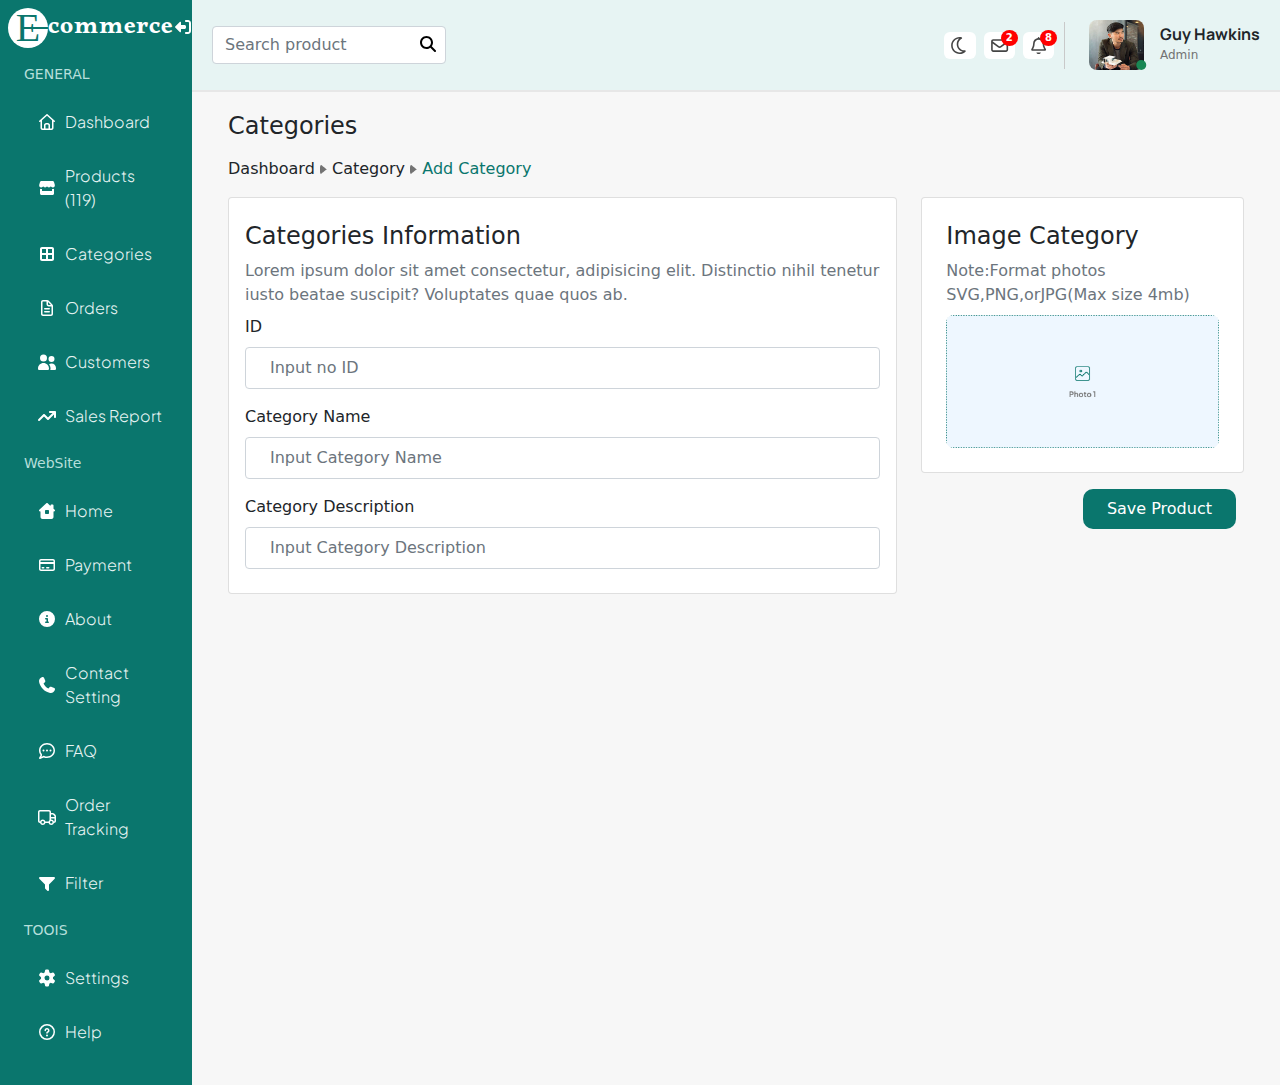
<file: categories/addCategories.html>
<!DOCTYPE html>
<html lang="en">
<head>
    <meta charset="UTF-8">
    <meta name="viewport" content="width=device-width, initial-scale=1.0">
    <title>Addcategories</title>
    <!-- هاد ملف بوتستراب -->
    <link rel="stylesheet" href="css/bootstrap.min.css">
    <link rel="stylesheet" href="css/all.min.css">
    <!-- هاد ملف التصميم -->
    <link rel="stylesheet" href="css/add.css">
    <!--هاد ملف الايقونات للفونت اوسوم-->
    <link rel="stylesheet" href="css/fontawesome.min.css">
    <!-- الخطوط المستخدمة في التصميم -->
    <link href="https://fonts.googleapis.com/css2?family=Ruwudu&display=swap" rel="stylesheet">
    <link rel="preconnect" href="https://fonts.googleapis.com">
<link rel="preconnect" href="https://fonts.gstatic.com" crossorigin>
<link href="https://fonts.googleapis.com/css2?family=Plus+Jakarta+Sans:wght@200;300;400;500;600;700;800&display=swap" rel="stylesheet">
<link rel="preconnect" href="https://fonts.googleapis.com">
<link rel="preconnect" href="https://fonts.gstatic.com" crossorigin>
<link href="https://fonts.googleapis.com/css2?family=Manrope:wght@200;300;400;500;600;700;800&display=swap" rel="stylesheet">
</head>
<body>
<div class="d-flex start">
        <!-- aside start -->
        <aside id="sidebar" class="px-2 py-2">
            <div class="d-flex justify-content-between align-items-center w-100">
                <div class="logo-container d-flex align-items-center">
                    <div class="logo">E</div>
                    <h2 class="m-0 ">commerce</h2>
                </div>
                <a href=""><i class="fa-solid fa-right-from-bracket text-white"></i></a>
            </div>
            <div class="w-100 p-2">
                <p class="m-2">GENERAL</p>
                <ul class="list-unstyled ps-2 m-2">
                    <li class="d-flex align-items-center gap-2"><a href=""><i class="fa-regular fa-house"></i></a><span
                            class="fw-light">Dashboard</span></li>
                    <li class="d-flex align-items-center gap-2"><a href=""><i class="fa-solid fa-store"></i>
                        </a><span class="fw-light">Products (119)</span></li>
                    <li class="d-flex align-items-center gap-2"><a href=""><i class="fa-solid fa-table-cells-large"></i>
                        </a><span class="fw-light">Categories</span></li>
                    <li class="d-flex align-items-center gap-2"><a href=""><i class="fa-regular fa-file-lines"></i>
                        </a><span class="fw-light">Orders</span></li>
                    <li class="d-flex align-items-center gap-2"><a href=""><i class="fa-solid fa-user-group"></i>
                        </a><span class="fw-light">Customers</span></li>
                    <li class="d-flex align-items-center gap-2"><a href=""><i class="fa-solid fa-arrow-trend-up"></i>
                        </a><span class="fw-light">Sales Report</span></li>
                </ul>
                <p class="m-2">WebSite</p>
                <ul class="list-unstyled ps-2 m-2">
                    <li class="d-flex align-items-center gap-2"><a href=""><i
                                class="fa-solid fa-house-chimney-window"></i></a><span class="fw-light">Home</span></li>
                    <li class="d-flex align-items-center gap-2"><a href=""><i class="fa-regular fa-credit-card"></i>
                        </a><span class="fw-light">Payment</span></li>
                    <li class="d-flex align-items-center gap-2"><a href=""><i class="fa-solid fa-circle-info"></i>
                        </a><span class="fw-light">About</span></li>
                    <li class="d-flex align-items-center gap-2"><a href=""><i class="fa-solid fa-phone"></i>
                        </a><span class="fw-light">Contact Setting</span></li>
                    <li class="d-flex align-items-center gap-2"><a href=""><i class="fa-regular fa-comment-dots"></i>
                        </a><span class="fw-light">FAQ </span></li>
                    <li class="d-flex align-items-center gap-2"><a href=""><i class="fa-regular fa-truck"></i>
                        </a><span class="fw-light">Order Tracking</span></li>
                    <li class="d-flex align-items-center gap-2"><a href=""><i class="fa-solid fa-filter"></i>
                        </a><span class="fw-light">Filter</span></li>

                </ul>
                <p class="m-2">TOOIS</p>
                <ul class="list-unstyled ps-2 m-2">
                    <li class="d-flex align-items-center gap-2"><a href=""><i class="fa-solid fa-gear"></i></a><span
                            class="fw-light">Settings</span></li>
                    <li class="d-flex align-items-center gap-2"><a href=""><i class="fa-regular fa-circle-question"></i>
                        </a><span class="fw-light">Help</span></li>
                </ul>
            </div>
        </aside>

        <!-- asaide end -->
        <!-- main start -->
        <main id="dashboard">
            <header class="d-flex justify-content-between align-items-center">
                <form class="position-relative" role="search">
                    <input class="form-control me-2" type="search" placeholder="Search product" aria-label="Search">
                    <a href="" class="text-black"><i class="fa-solid fa-magnifying-glass position-absolute search icon3 "></i></a>
                </form>
                <div class="d-flex gap-4 align-items-center">
                    <div class="icons d-flex gap-2">
                    <a href="#"><i class="fa-regular fa-moon"onclick="document.body.classList.toggle('dark')"></i></a>
                        <a href=""><i class="fa-regular fa-envelope"></i><span class="badge text-white">2</span></a>
                        <a href=""><i class="fa-regular fa-bell"></i><span class="badge text-white">8</span></a>

                    </div>
                    <div class="profile-card d-flex align-items-center gap-3">
                        <div class="position-relative "><img src="pic/frame.png"
                                width="55px" height="50px" alt="">
                            <i class="fa-solid fa-circle fa-beat text-success position-absolute"></i>
                        </div>
                        <div>
                            <p class="text-black">Guy Hawkins</p>
                            <span>Admin</span>
                        </div>

                    </div>
                </div>

            </header>

<!--  Start  Add Categories -->
    <!-- <div class="Add "> -->
<div class="container">
<div class="content px-4 pt-3">
        <h4 class="mt-3 mb-3">Categories</h4>
        <div class="d-flex">
            <span>Dashboard <img src="icons/play.png"> Category <img src="icons/play.png"><span class="AddCat"> Add Category</span></span>
        </div>

<div class="row">
    <div class="col-lg-8 col-md-6">
    <div class="card mt-3 px-3 py-4">
        <h4 class="mb-2">Categories Information</h4>
        <p class="text-muted mb-2">Lorem ipsum dolor sit amet consectetur, adipisicing elit. Distinctio nihil tenetur iusto beatae suscipit? Voluptates quae quos ab.</p>
    <div class="form">
        <div class="">
        <label class="mb-2">ID</label>
        <input class="form-control py-2 px-4"type="text" placeholder="Input no ID">
        </div>
        <div class="mt-3">
        <label class="mb-2">Category Name</label>
        <input class="form-control py-2 px-4"type="text" placeholder="Input Category Name">
        </div>
        <div class="mt-3">
        <label class="mb-2">Category Description</label>
        <input class="form-control py-2 px-4"type="text" placeholder="Input Category Description">
        </div>

    </div>

    </div>
</div>


<div class="col-lg-4  col-md-6 position-relative">
    <div class="card mt-3 px-4 py-4">
        <h4 class="mb-2"> Image Category</h4>
    <p class="text-muted mb-2"><span>Note:</span>Format photos SVG,PNG,orJPG(Max size 4mb)</p>
    <img src="pic/List photo.png">
    </div>
    <button class="SaveProduct py-2 px-4 border-0 mt-3 fixed-btn" id="saveBtn">Save Product</button>
</div>

</div>
</div>

</div>
</div>
    <!-- end Add Categories -->
        </main>
</div>

<!-- modal to save Product -->
<div class="modal fade" id="successModal" tabindex="-1" aria-hidden="true">
<div class="modal-dialog modal-dialog-centered">
    <div class="modal-content border-0 shadow-lg rounded-4">

    <div class="modal-body text-center p-4">
        <div class="mb-3 text-muted">
        <i class="fa fa-check-circle fs-1"></i>
        </div>

        <h5 class="mb-2 text-muted">Save Product</h5>
        <p class="text-muted mb-4">The product has been saved successfully.</p>

        <button class="yes px-4 py-2" data-bs-dismiss="modal">
        Ok
        </button>
    </div>

    </div>
</div>
</div>

<script src="js/bootstrap.bundle.min.js"></script>
    <script src="js/all.min.js"></script>
        <script src="js/custome1.js"></script>

</body>
</html>
</file>
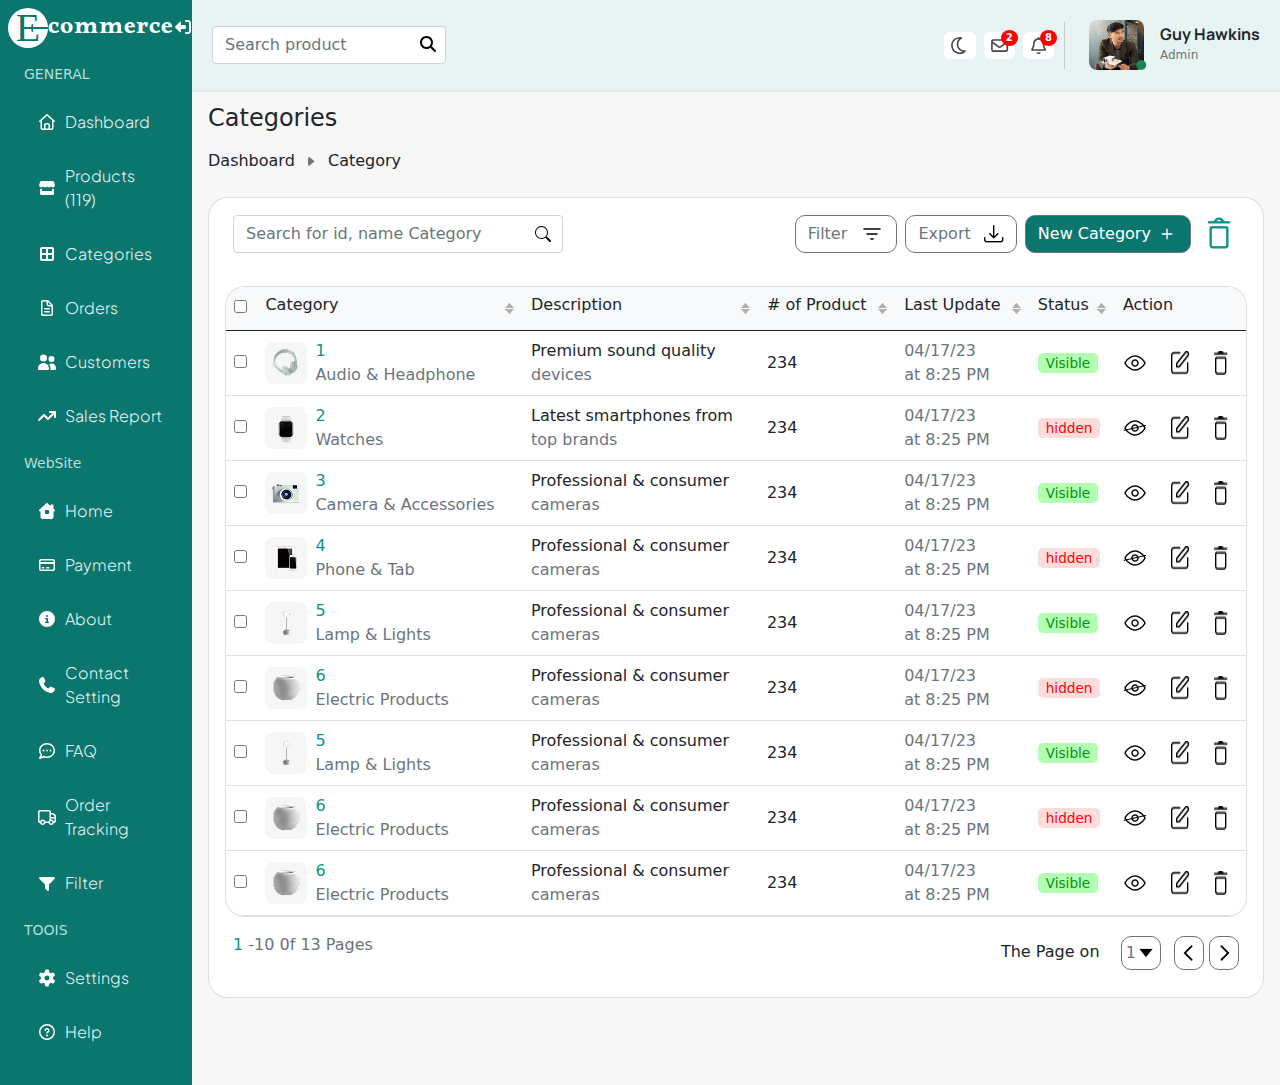
<file: categories/CategoriesPage.html>
<!DOCTYPE html>
<html lang="en">
<head>
    <meta charset="UTF-8">
    <meta name="viewport" content="width=device-width, initial-scale=1.0">
    <title> E-commerce Categories List</title>
    <!-- هاد ملف بوتستراب -->
    <link rel="stylesheet" href="css/bootstrap.min.css">
    <link rel="stylesheet" href="css/all.min.css">
    <!-- هاد ملف التصميم -->
    <link rel="stylesheet" href="css/style.css">
    <!--هاد ملف الايقونات للفونت اوسوم-->
    <link rel="stylesheet" href="css/fontawesome.min.css">
    <!-- الخطوط المستخدمة في التصميم -->
    <link href="https://fonts.googleapis.com/css2?family=Ruwudu&display=swap" rel="stylesheet">
    <link rel="preconnect" href="https://fonts.googleapis.com">
<link rel="preconnect" href="https://fonts.gstatic.com" crossorigin>
<link href="https://fonts.googleapis.com/css2?family=Plus+Jakarta+Sans:wght@200;300;400;500;600;700;800&display=swap" rel="stylesheet">
<link rel="preconnect" href="https://fonts.googleapis.com">
<link rel="preconnect" href="https://fonts.gstatic.com" crossorigin>
<link href="https://fonts.googleapis.com/css2?family=Manrope:wght@200;300;400;500;600;700;800&display=swap" rel="stylesheet">

</head>
<body>

<div class="d-flex start ">
        <!-- aside start -->
        <aside id="sidebar" class="px-2 py-2">
            <div class="d-flex justify-content-between align-items-center w-100">
                <div class="logo-container d-flex align-items-center">
                    <div class="logo">E</div>
                    <h2 class="m-0 ">commerce</h2>
                </div>
                <a href=""><i class="fa-solid fa-right-from-bracket text-white"></i></a>
            </div>
            <div class="w-100 p-2 ">
                <p class="m-2 ">GENERAL</p>
                <ul class="list-unstyled ps-2 m-2">
                    <li class="d-flex align-items-center gap-2"><a href=""><i class="fa-regular fa-house"></i></a><span
                            class="fw-light">Dashboard</span></li>
                    <li class="d-flex align-items-center gap-2"><a href=""><i class="fa-solid fa-store"></i>
                        </a><span class="fw-light">Products (119)</span></li>
                    <li class="d-flex align-items-center gap-2"><a href=""><i class="fa-solid fa-table-cells-large"></i>
                        </a><span class="fw-light">Categories</span></li>
                    <li class="d-flex align-items-center gap-2"><a href=""><i class="fa-regular fa-file-lines"></i>
                        </a><span class="fw-light">Orders</span></li>
                    <li class="d-flex align-items-center gap-2"><a href=""><i class="fa-solid fa-user-group"></i>
                        </a><span class="fw-light">Customers</span></li>
                    <li class="d-flex align-items-center gap-2"><a href=""><i class="fa-solid fa-arrow-trend-up"></i>
                        </a><span class="fw-light">Sales Report</span></li>
                </ul>
                <p class="m-2">WebSite</p>
                <ul class="list-unstyled ps-2 m-2">
                    <li class="d-flex align-items-center gap-2"><a href=""><i
                                class="fa-solid fa-house-chimney-window"></i></a><span class="fw-light">Home</span></li>
                    <li class="d-flex align-items-center gap-2"><a href=""><i class="fa-regular fa-credit-card"></i>
                        </a><span class="fw-light">Payment</span></li>
                    <li class="d-flex align-items-center gap-2"><a href=""><i class="fa-solid fa-circle-info"></i>
                        </a><span class="fw-light">About</span></li>
                    <li class="d-flex align-items-center gap-2"><a href=""><i class="fa-solid fa-phone"></i>
                        </a><span class="fw-light">Contact Setting</span></li>
                    <li class="d-flex align-items-center gap-2"><a href=""><i class="fa-regular fa-comment-dots"></i>
                        </a><span class="fw-light">FAQ </span></li>
                    <li class="d-flex align-items-center gap-2"><a href=""><i class="fa-regular fa-truck"></i>
                        </a><span class="fw-light">Order Tracking</span></li>
                    <li class="d-flex align-items-center gap-2"><a href=""><i class="fa-solid fa-filter"></i>
                        </a><span class="fw-light">Filter</span></li>

                </ul>
                <p class="m-2">TOOIS</p>
                <ul class="list-unstyled ps-2 m-2">
                    <li class="d-flex align-items-center gap-2"><a href=""><i class="fa-solid fa-gear"></i></a><span
                            class="fw-light">Settings</span></li>
                    <li class="d-flex align-items-center gap-2"><a href=""><i class="fa-regular fa-circle-question"></i>
                        </a><span class="fw-light">Help</span></li>
                </ul>
            </div>
        </aside>

        <!-- asaide end -->
        <!-- main start -->
        <main id="dashboard">
            <header class="d-flex justify-content-between align-items-center">
                <form class="position-relative" role="search">
                    <input class="form-control me-2" type="search" placeholder="Search product" aria-label="Search">
                    <a href="" class="text-black"><i class="fa-solid fa-magnifying-glass position-absolute search icon3"></i></a>
                </form>
                <div class="d-flex gap-4 align-items-center">
                    <div class="icons d-flex gap-2">
            <a href="#"><i class="fa-regular fa-moon"onclick="document.body.classList.toggle('dark')"></i></a>
                        <a href=""><i class="fa-regular fa-envelope"></i><span class="badge text-white">2</span></a>
                        <a href=""><i class="fa-regular fa-bell"></i><span class="badge text-white">8</span></a>

                    </div>
                    <div class="profile-card d-flex align-items-center gap-3">
                        <div class="position-relative "><img src="pic/frame.png"
                                width="55px" height="50px" alt="">
                            <i class="fa-solid fa-circle fa-beat text-success position-absolute"></i>
                        </div>
                        <div>
                            <p class="text-black">Guy Hawkins</p>
                            <span>Admin</span>
                        </div>

                    </div>
                </div>

            </header>



            <!--  start Categories -->
                <div class="card-header  ">
                    <div class=" d-flex  justify-content-between align-items-center ">
                    <h4 class="mb-2 mt-3">Categories</h4>
            </div>
                <div class="d-flex mt-2">
            <span>Dashboard <img src="icons/play.png" class="me-2 ms-2"> Category </span>
        </div>

                    <div class="card mt-4 pb-4 px-2">
                <div class="card-body">
                    <div class="mb-3 d-flex flex-column flex-lg-row gap-3 justify-content-between align-items-lg-center">
<!-- Search -->
<div class="position-relative search-box me-lg-3">
    <input 
    type="text" class="form-control  new2" placeholder="Search for id, name Category">
    <a href="#" class="nav-link  search-icon1">
<img src="icons/search.svg" class="icon3 search" alt="">
</a>
</div>

<!-- Buttons -->
<div class="d-flex flex-wrap flex-lg-nowrap gap-2 align-items-center">

    <button class="btn btn-outline-secondary new1">
    Filter <img src="icons/filter-list.png" class="ms-2 icon3">
    </button>

    <button class="btn btn-outline-secondary new1">
    Export <img src="icons/Export.png" class="ms-2 icon3">
    </button>

    <button type="button" class="btn new btn btn-outline-secondary" id="testBtn">
    New Category <a href="#" class="nav-link1">
<img src="icons/plus.svg" class="icon" alt="">
</a>
    </button>

    <img 
    src="icons/delete-1.png"role="button" data-bs-toggle="modal" data-bs-target="#deleteModal">
</div>

</div>

                </div>


<!-- Tabel -->
                    <div class="card  mx-2 pt-0  ">
                    <div class="table-responsive">
                        <table class="table table-hover align-middle mb-0">
                            <thead>
                                <tr class="bg-light">

                                    <th scope="col"><input type="checkbox">
                                    </th>
                                    <th scope="col">
                                        <div class="d-flex align-items-center justify-content-between">
                                        <h6> Category</h6>
                                        <img src="icons/_sorter.svg" >
                                        </div>
                                    </th>

                                    <th scope="col">
                                        <div class="d-flex align-items-center justify-content-between">
                                        <h6>Description</h6>
                                        <img src="icons/_sorter.svg" >
                                        </div>
                                    </th>
                                
                                <th scope="col">
                                        <div class="d-flex align-items-center justify-content-between">
                                        <h6># of Product</h6>
                                        <img src="icons/_sorter.svg" >
                                        </div>
                                    </th>
                                
                                    <th scope="col">
                                        <div class="d-flex align-items-center justify-content-between">
                                        <h6>Last Update</h6>
                                        <img src="icons/_sorter.svg" >
                                        </div>
                                    </th>
                                    
                                    <th scope="col">
                                        <div class="d-flex align-items-center justify-content-between">
                                        <h6>Status</h6>
                                        <img src="icons/_sorter.svg" >
                                        </div>
                                    </th>
                                                    
                                    <th scope="col">
                                        <h6>Action</h6>
                                    </th>
                                </tr>
                            </thead>
                            <tbody>
                                <tr>
                                    <td><input type="checkbox"></td>
                                <td>

                                        <div class="d-flex align-items-center gap-2">

                                        <img src="pic/Photo product.png">
                                    <div>                      
                                        <span class="d-block number">1</span>
                                        <span class="d-block text-muted"> Audio & Headphone</span>
                                        </div>
                                </div>  

                                    </td>
                                <td>
                    <span class="d-block">Premium sound quality</span>
                    <span class="d-block text-muted">devices</span>
                    </td>
                                    <td>234</td>
                                    <td>
                                        <div class=" text-muted">
                                            <span class="d-block">04/17/23</span>
                                            <span class="d-block">at 8:25 PM</span>
                                        </div>

                                        </td>
                                    <td><span class="status-visible">Visible</span></td>
                                    <td class="table-actions">
                                        <div class="d-flex gap-4">
                                    <img src="icons/eye-open.png" class="icon3">
                                        <img src="icons/text.png" class="icon3">
                                        <img src="icons/delete.png" class="icon3">
                                    </div>

                                    </td>
                                </tr>
                                <tr>
                                    <td><input type="checkbox"></td>
                                    <td>

                                        <div class="d-flex align-items-center gap-2">

                                        <img src="pic/Photo product (1).png">
                                    <div>                      
                                        <span class="d-block number">2</span>
                                        <span class="d-block text-muted"> Watches</span>
                                        </div>
                                </div>  

                                    </td>
                                <td>
                    <span class="d-block">Latest smartphones from</span>
                    <span class="d-block text-muted">top brands</span>
                    </td>
                    <td>234</td>
                    <td>
                                <div class=" text-muted">
                                            <span class="d-block">04/17/23</span>
                                            <span class="d-block">at 8:25 PM</span>
                                        </div>
                    </td>
                                    <td><span class="status-hidden">hidden</span></td>
                                    <td class="table-actions">
                                        <div class="d-flex gap-4">
                                        <img src="icons/eye-open (1).png" class="icon3">
                                        <img src="icons/text.png" class="icon3">
                                        <img src="icons/delete.png" class="icon3">
                                        </div>
                                    </td>
                                </tr>
                                <tr>
                                    <td><input type="checkbox"></td>
                                    <td>

                                        <div class="d-flex align-items-center gap-2">

                                        <img src="pic/Photo product (2).png">
                                    <div>                      
                                        <span class="d-block number">3</span>
                                        <span class="d-block text-muted">Camera & Accessories</span>
                                        </div>
                                </div>  

                                    </td>
                                <td>
                    <span class="d-block">Professional & consumer </span>
                    <span class="d-block text-muted">cameras</span>
                    </td>
                                    <td>234</td>
                                    <td>
                                <div class=" text-muted">
                                            <span class="d-block">04/17/23</span>
                                            <span class="d-block">at 8:25 PM</span>
                                        </div>
                                        </td>
                                    <td><span class="status-visible">Visible</span></td>
                                    <td class="table-actions">
                                        <div class="d-flex gap-4">
                                        <img src="icons/eye-open.png" class="icon3">
                                        <img src="icons/text.png" class="icon3">
                                        <img src="icons/delete.png" class="icon3">
                                        </div>
                                    </td>
                                </tr>
                                <tr>
                                    <td><input type="checkbox"></td>
                                    <td>

                                        <div class="d-flex align-items-center gap-2">

                                        <img src="pic/Photo product (3).png">
                                    <div>                      
                                        <span class="d-block number">4</span>
                                        <span class="d-block text-muted">Phone & Tab</span>
                                        </div>
                                </div>  

                                    </td>
                                <td>
                    <span class="d-block">Professional & consumer</span>
                    <span class="d-block text-muted">cameras</span>
                    </td>
                                    <td>234</td>
                                    <td>
                                    <div class=" text-muted">
                                            <span class="d-block">04/17/23</span>
                                            <span class="d-block">at 8:25 PM</span>
                                        </div>
                                    </td>
                                    <td><span class="status-hidden">hidden</span></td>
                                    <td class="table-actions">
                                        <div class="d-flex gap-4">
                                    <img src="icons/eye-open (1).png" class="icon3">
                                        <img src="icons/text.png" class="icon3">
                                        <img src="icons/delete.png" class="icon3">
                                        </div>
                                    </td>
                                </tr>
                                <tr>
                                    <td><input type="checkbox"></td>
                                <td>

                                        <div class="d-flex align-items-center gap-2">

                                        <img src="pic/Photo product (6).png">
                                    <div>                      
                                        <span class="d-block number">5</span>
                                        <span class="d-block text-muted"> Lamp & Lights</span>
                                        </div>
                                </div>  

                                    </td>
                                <td>
                    <span class="d-block">Professional & consumer</span>
                    <span class="d-block text-muted">cameras</span>
                    </td>
                                    <td>234</td>
                                    <td>
                                    <div class=" text-muted">
                                            <span class="d-block">04/17/23</span>
                                            <span class="d-block">at 8:25 PM</span>
                                        </div>
                                    </td>
                                    <td><span class="status-visible">Visible</span></td>
                                    <td class="table-actions">
                                        <div class="d-flex gap-4">
                                        <img src="icons/eye-open.png" class="icon3">
                                        <img src="icons/text.png" class="icon3">
                                        <img src="icons/delete.png" class="icon3">
                                        </div>
                                    </td>
                                </tr>
                                <tr>
                                    <td><input type="checkbox"></td>
                                <td>

                                        <div class="d-flex align-items-center gap-2">

                                        <img src="pic/Photo product (8).png">
                                    <div>                      
                                        <span class="d-block number">6</span>
                                        <span class="d-block text-muted">Electric Products</span>
                                        </div>
                                </div>  

                                    </td>
                                <td>
                    <span class="d-block">Professional & consumer</span>
                    <span class="d-block text-muted">cameras</span>
                    </td>
                                    <td>234</td>
                                    <td>
                                        <div class=" text-muted">
                                            <span class="d-block">04/17/23</span>
                                            <span class="d-block">at 8:25 PM</span>
                                        </div>
                                        
                                    </td>
                                    <td><span class="status-hidden">hidden</span></td>
                                    <td class="table-actions">
                                        <div class="d-flex gap-4">
                                        <img src="icons/eye-open (1).png" class="icon3">
                                        <img src="icons/text.png" class="icon3">
                                        <img src="icons/delete.png" class="icon3">
                                        </div>
                                    </td>
                                </tr>
                                <tr>
                                    <td><input type="checkbox"></td>
                                <td>

                                        <div class="d-flex align-items-center gap-2">

                                        <img src="pic/Photo product (6).png">
                                    <div>                      
                                        <span class="d-block number">5</span>
                                        <span class="d-block text-muted">Lamp & Lights</span>
                                        </div>
                                </div>  

                                    </td>
                                <td>
                    <span class="d-block">Professional & consumer</span>
                    <span class="d-block text-muted">cameras</span>
                    </td>
                                    <td>234</td>
                                    <td>
                                        <div class=" text-muted">
                                            <span class="d-block">04/17/23</span>
                                            <span class="d-block">at 8:25 PM</span>
                                        </div>
                                    </td>
                                    <td><span class="status-visible">Visible</span></td>
                                    <td class="table-actions">
                                        <div class="d-flex gap-4">
                                        <img src="icons/eye-open.png" class="icon3">
                                        <img src="icons/text.png" class="icon3">
                                        <img src="icons/delete.png" class="icon3">
                                        </div>
                                    </td>
                                </tr>
                                <tr>
                                    <td><input type="checkbox"></td>
                                <td>

                                        <div class="d-flex align-items-center gap-2">

                                        <img src="pic/Photo product (8).png" >
                                    <div>                      
                                        <span class="d-block number">6</span>
                                        <span class="d-block text-muted">Electric Products</span>
                                        </div>
                                </div>  

                                    </td>
                                <td>
                    <span class="d-block">Professional & consumer</span>
                    <span class="d-block text-muted">cameras</span>
                    </td>
                                    <td>234</td>
                                    <td> <div class=" text-muted">
                                            <span class="d-block">04/17/23</span>
                                            <span class="d-block">at 8:25 PM</span>
                                        </div></td>
                                    <td><span class="status-hidden">hidden</span></td>
                                    <td class="table-actions">
                                        <div class="d-flex gap-4">
                                        <img src="icons/eye-open (1).png" class="icon3">
                                        <img src="icons/text.png" class="icon3">
                                        <img src="icons/delete.png" class="icon3">
                                        </div>
                                    </td>
                                </tr>
                            
                                <tr>
                                    <td><input type="checkbox"></td>
                                    <td>

                                        <div class="d-flex align-items-center gap-2">

                                        <img src="pic/Photo product (8).png">
                                    <div>                      
                                        <span class="d-block number">6</span>
                                        <span class="d-block text-muted">Electric Products</span>
                                        </div>
                                </div>  

                                    </td>
                                <td>
                        <span class="d-block">Professional & consumer</span>
                    <span class="d-block text-muted">cameras</span>
                    </td>
                                    <td>234</td>
                                    <td>
                                        <div class=" text-muted">
                                            <span class="d-block">04/17/23</span>
                                            <span class="d-block">at 8:25 PM</span>
                                        </div>
                                    </td>
                                    <td><span class="status-visible">Visible</span></td>
                                    <td class="table-actions">
                                        <div class="d-flex gap-4">
                                        <img src="icons/eye-open.png" class="icon3">
                                        <img src="icons/text.png" class="icon3">
                                        <img src="icons/delete.png" class="icon3">
                                        </div>
                                    </td>
                                </tr>
                            </tbody>
                        </table>
<!-- end tabel -->
                    </div>
                </div>


                <div class="d-flex align-items-center justify-content-between g-10 px-3 mt-3">
                    <p class="text-muted"><span class="num"> 1 </span> -10 0f 13 Pages</p>

                        <div>
                    <span class="me-3">The Page on</span>
                    <button class="btn btn-outline-secondary  new1 p-1 me-2"> 1<img src="icons/arrow solid - Down.png" class="icon3"></button>
                        <button class="btn btn-outline-secondary  new1 p-1"><img src="icons/arrow-back-simple.png" class="icon3"></button>
                        <button class="btn btn-outline-secondary  new1 p-1"> <img src="icons/arrow-forward-simple.png" class="icon3"></button>
        
                        </div>
                    </div>
            </div>
                </div>
<!-- end Categories -->
    
        </main>
        <!-- end main -->
</div>




<!-- model when to click the delete -->
<div class="modal fade" id="deleteModal" tabindex="-1" aria-hidden="true">
<div class="modal-dialog modal-dialog-centered">
    <div class="modal-content rounded-4">

    <div class="modal-body text-center p-4">
        <img src="pic/delet.png">

    <p class="mt-4 text-muted">
        Are you sure you want to delete all Categories?
        </p>

        <div class="mt-4 mb-2">
        <button type="button" class="me-3 no px-4 py-2" data-bs-dismiss="modal">
            No
        </button>

        <button type="button" class="yes px-4 py-2" id="confirmDelete">
            Yes
        </button>
        </div>

    </div>
    </div>
</div>
</div>

<script src="js/bootstrap.bundle.min.js"></script>
    <script src="js/all.min.js"></script>
        <script src="js/custome.js"></script>


</body>
</html>
</file>
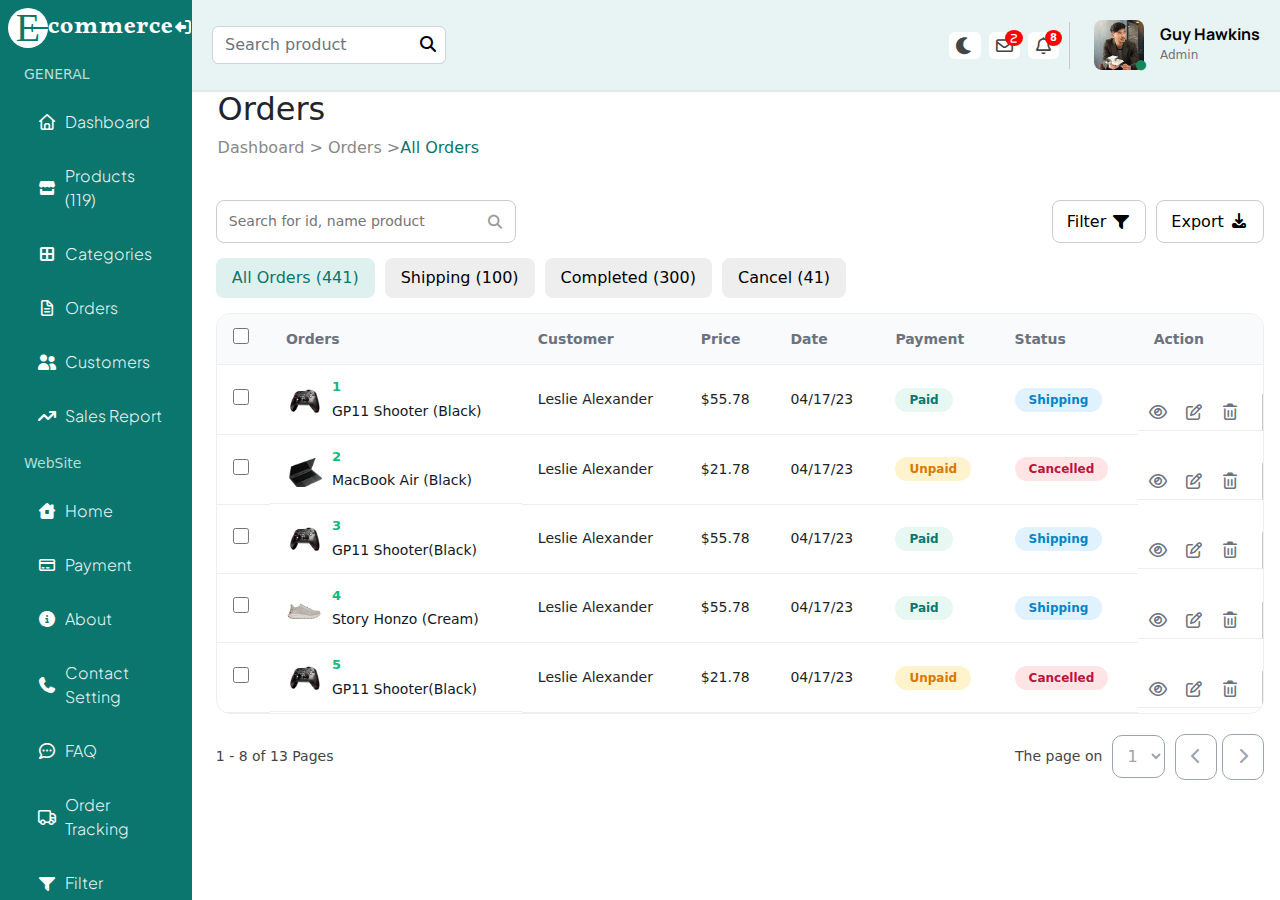
<file: order-list/list.html>
<!DOCTYPE html>
<html lang="en">
<head>
    <meta charset="UTF-8">
    <link rel="preconnect" href="https://fonts.googleapis.com">
    <link rel="preconnect" href="https://fonts.gstatic.com" crossorigin>
    <link href="https://fonts.googleapis.com/css2?family=Ruwudu:wght@400;500;600;700&display=swap" rel="stylesheet">
    <link rel="preconnect" href="https://fonts.googleapis.com">
    <link rel="preconnect" href="https://fonts.gstatic.com" crossorigin>
    <link href="https://fonts.googleapis.com/css2?family=Plus+Jakarta+Sans:ital,wght@0,200..800;1,200..800&display=swap"
     rel="stylesheet">
    <link rel="preconnect" href="https://fonts.googleapis.com">
    <link rel="preconnect" href="https://fonts.gstatic.com" crossorigin>
    <link href="https://fonts.googleapis.com/css2?family=Manrope:wght@200..800&display=swap" rel="stylesheet">
    <meta name="viewport" content="width=device-width, initial-scale=1.0">
    <link rel="stylesheet" href="css/bootstrap.min.css">
    <link rel="stylesheet" href="css/all.min.css">
    <link rel="stylesheet" href="css/style.css">
    <title>order-list</title>
</head>

<body>
    <div class="d-flex">
        <!-- aside start -->
        <aside id="sidebar" class="px-2 py-2">
            <div class="d-flex justify-content-between align-items-center w-100">
                <div class="logo-container d-flex align-items-center">
                    <div class="logo">E</div>
                    <h2 class="m-0">commerce</h2>
                </div>
                <a href=""><i class="fa-solid fa-right-from-bracket text-white"></i></a>
            </div>
            <div class="w-100 p-2">
                <p class="m-2">GENERAL</p>
                <ul class="list-unstyled ps-2 m-2">
                    <li class="d-flex align-items-center gap-2"><a href=""><i class="fa-regular fa-house"></i></a><span
                            class="fw-light">Dashboard</span></li>
                    <li class="d-flex align-items-center gap-2"><a href=""><i class="fa-solid fa-store"></i>
                        </a><span class="fw-light">Products (119)</span></li>
                    <li class="d-flex align-items-center gap-2"><a href=""><i class="fa-solid fa-table-cells-large"></i>
                        </a><span class="fw-light">Categories</span></li>
                    <li class="d-flex align-items-center gap-2"><a href=""><i class="fa-regular fa-file-lines"></i>
                        </a><span class="fw-light">Orders</span></li>
                    <li class="d-flex align-items-center gap-2"><a href=""><i class="fa-solid fa-user-group"></i>
                        </a><span class="fw-light">Customers</span></li>
                    <li class="d-flex align-items-center gap-2"><a href=""><i class="fa-solid fa-arrow-trend-up"></i>
                        </a><span class="fw-light">Sales Report</span></li>
                </ul>
                <p class="m-2">WebSite</p>
                <ul class="list-unstyled ps-2 m-2">
                    <li class="d-flex align-items-center gap-2"><a href=""><i
                                class="fa-solid fa-house-chimney-window"></i></a><span class="fw-light">Home</span></li>
                    <li class="d-flex align-items-center gap-2"><a href=""><i class="fa-regular fa-credit-card"></i>
                        </a><span class="fw-light">Payment</span></li>
                    <li class="d-flex align-items-center gap-2"><a href=""><i class="fa-solid fa-circle-info"></i>
                        </a><span class="fw-light">About</span></li>
                    <li class="d-flex align-items-center gap-2"><a href=""><i class="fa-solid fa-phone"></i>
                        </a><span class="fw-light">Contact Setting</span></li>
                    <li class="d-flex align-items-center gap-2"><a href=""><i class="fa-regular fa-comment-dots"></i>
                        </a><span class="fw-light">FAQ </span></li>
                    <li class="d-flex align-items-center gap-2"><a href=""><i class="fa-regular fa-truck"></i>
                        </a><span class="fw-light">Order Tracking</span></li>
                    <li class="d-flex align-items-center gap-2"><a href=""><i class="fa-solid fa-filter"></i>
                        </a><span class="fw-light">Filter</span></li>

                </ul>
                <p class="m-2">TOOIS</p>
                <ul class="list-unstyled ps-2 m-2">
                    <li class="d-flex align-items-center gap-2"><a href=""><i class="fa-solid fa-gear"></i></a><span
                            class="fw-light">Settings</span></li>
                    <li class="d-flex align-items-center gap-2"><a href=""><i class="fa-regular fa-circle-question"></i>
                        </a><span class="fw-light">Help</span></li>
                </ul>
            </div>
        </aside>

        <!-- asaide end -->
         <!-- main start -->
        <main id="dashboard">
            <header class="d-flex justify-content-between align-items-center">
                 <!-- Hamburger Button -->
                <button class="hamburger-btn " onclick="toggleSidebar()">
                    <i class="fa-solid fa-bars"></i>
               </button>
                <form class="position-relative" role="search">
                    <input class="form-control me-2" type="search" placeholder="Search product" aria-label="Search">
                    <a href="" class="text-black"><i class="fa-solid fa-magnifying-glass position-absolute  "></i></a>
                </form>
                <div class="d-flex gap-4 align-items-center">
                    <div class="icons d-flex gap-2">
                        <a href="#" id="darkModeToggle"><i class="fa-solid fa-moon" ></i></a>

                        <a href=""><i class="fa-regular fa-envelope"><span class="badge text-white">2</span></i></a>
                        <a href=""><i class="fa-regular fa-bell"></i><span class="badge text-white">8</span></a>

                    </div>
                    <div class="profile-card d-flex align-items-center gap-3">
                        <div class="position-relative "><img src="images/9ef8cb329b949267cc8214b6727067c4a13af4b4.png"
                                width="50px" height="50px" alt="">
                            <i class="fa-solid fa-circle fa-beat text-success position-absolute"></i>
                        </div>
                        <div>
                            <p class="text-black">Guy Hawkins</p>
                            <span>Admin</span>
                        </div>

                    </div>
                </div>

            </header>
           
              <div class="title">
                <h2>Orders</h2>
                <p class="breadcrumb">Dashboard > Orders > <span>All Orders</span></p>
            </div>
    <div class="container">

    

  <!-- Top Actions -->
<div class="top-bar">

    <div class="search-box">
        <input type="text" id="search" placeholder="Search for id, name product">
        <i class="fa-solid fa-magnifying-glass"></i>
    </div>

    <div class="actions">
        <button class="btn-outline">
            Filter <i class="fa-solid fa-filter"></i>
        </button>
        <button class="btn-outline">
            Export <i class="fa-solid fa-download"></i>
        </button>
    </div>

</div>


    <!-- Tabs -->
    <div class="tabs">
        <button class="tab active" data-status="all">All Orders (441)</button>
        <button class="tab" data-status="shipping">Shipping (100)</button>
        <button class="tab" data-status="completed">Completed (300)</button>
        <button class="tab" data-status="cancelled">Cancel (41)</button>
    </div>

    <!-- Table -->
    <div class="table-wrapper">
        <table>
            <thead>
                <tr>
                    <th><input type="checkbox"></th>
                    <th>Orders</th>
                    <th>Customer</th>
                    <th>Price</th>
                    <th>Date</th>
                    <th>Payment</th>
                    <th>Status</th>
                    <th>Action</th>
                </tr>
            </thead>
            <tbody id="ordersTable">
                <!--1-->
                <tr data-status="shipping">
                    <td><input type="checkbox"></td>
                    <td class="order">
                        <img src="images/288e013365fe639fccc1fe4168fca740ef1f85e7.png">
                        <div class="order-text">
                            <span class="mb-2">1</span>
                            <p> GP11 Shooter (Black)</p>
                        </div>
                    </td>
                    <td>Leslie Alexander</td>
                    <td>$55.78</td>
                    <td>04/17/23</td>
                    <td><span class="badge paid">Paid</span></td>
                    <td><span class="badge shipping">Shipping</span></td>
                    <td class="icons"> <i class="fa-regular fa-eye"></i> <i class="fa-regular fa-pen-to-square"></i>  <i class="fa-regular fa-trash-can"></i></td>
                </tr>
                <!--2-->
                <tr data-status="cancelled">
                    <td><input type="checkbox"></td>
                    <td class="order">
                        <img src="images/cf532793ce12d942e69fcb951328b7ef82767245.png">
                      <div class="order-text">
                          <span class="mb-2">2</span>
                          <p>MacBook Air (Black)</p>
                      </div>
                    </td>
                    <td>Leslie Alexander</td>
                    <td>$21.78</td>
                    <td>04/17/23</td>
                    <td><span class="badge unpaid">Unpaid</span></td>
                    <td><span class="badge cancelled">Cancelled</span></td>
                   <td class="icons"> <i class="fa-regular fa-eye"></i> <i class="fa-regular fa-pen-to-square"></i>  <i class="fa-regular fa-trash-can"></i></td>
                </tr>
                   <!--3-->
                <tr data-status="shipping">
                    <td><input type="checkbox"></td>
                    <td class="order">
                        <img src="images/288e013365fe639fccc1fe4168fca740ef1f85e7.png">
                        <div class="order-text">
                          <span class="mb-2">3</span>
                          <p>GP11 Shooter(Black)</p>
                      </div>
                    </td>
                    <td>Leslie Alexander</td>
                    <td>$55.78</td>
                    <td>04/17/23</td>
                    <td><span class="badge paid">Paid</span></td>
                    <td><span class="badge shipping">Shipping</span></td>
                    <td class="icons"> <i class="fa-regular fa-eye"></i> <i class="fa-regular fa-pen-to-square"></i>  <i class="fa-regular fa-trash-can"></i></td>
                </tr>
                    <!--4-->
                <tr data-status="shipping">
                    <td><input type="checkbox"></td>
                    <td class="order">
                        <img src="images/e1cbebc65c975eeb0b3a85d260d6df1fccffed54.png">
                        <div class="order-text">
                          <span class="mb-2">4</span>
                          <p>Story Honzo (Cream)</p>
                      </div>
                    </td>
                    <td>Leslie Alexander</td>
                    <td>$55.78</td>
                    <td>04/17/23</td>
                    <td><span class="badge paid">Paid</span></td>
                    <td><span class="badge shipping">Shipping</span></td>
                    <td class="icons"> <i class="fa-regular fa-eye"></i> <i class="fa-regular fa-pen-to-square"></i>  <i class="fa-regular fa-trash-can"></i></td>
                </tr>
                    <!--5-->
                <tr data-status="cancelled">
                    <td><input type="checkbox"></td>
                    <td class="order">
                        <img src="images/288e013365fe639fccc1fe4168fca740ef1f85e7.png">
                        <div class="order-text">
                          <span class="mb-2">5</span>
                          <p>GP11 Shooter(Black)</p>
                      </div>
                    </td>
                    <td>Leslie Alexander</td>
                    <td>$21.78</td>
                    <td>04/17/23</td>
                    <td><span class="badge unpaid">Unpaid</span></td>
                    <td><span class="badge cancelled">Cancelled</span></td>
                    <td class="icons"> <i class="fa-regular fa-eye"></i> <i class="fa-regular fa-pen-to-square"></i>  <i class="fa-regular fa-trash-can"></i></td>
                </tr>
                     <!--6-->
               <tr data-status="shipping">
                    <td><input type="checkbox"></td>
                    <td class="order">
                        <img src="images/cf532793ce12d942e69fcb951328b7ef82767245.png">
                        <div class="order-text">
                          <span class="mb-2">6</span>
                          <p>MacBook Air (Black)</p>
                      </div>
                    </td>
                    <td>Leslie Alexander</td>
                    <td>$55.78</td>
                    <td>04/17/23</td>
                    <td><span class="badge paid">Paid</span></td>
                    <td><span class="badge shipping">Shipping</span></td>
                    <td class="icons"> <i class="fa-regular fa-eye"></i> <i class="fa-regular fa-pen-to-square"></i>  <i class="fa-regular fa-trash-can"></i></td>
                </tr>
                  <!--7-->
           <tr data-status="cancelled">
                    <td><input type="checkbox"></td>
                    <td class="order">
                        <img src="images/288e013365fe639fccc1fe4168fca740ef1f85e7.png">
                         <div class="order-text">
                          <span class="mb-2">7</span>
                          <p>GP11 Shooter(Black)</p>
                      </div>
                    </td>
                    <td>Leslie Alexander</td>
                    <td>$21.78</td>
                    <td>04/17/23</td>
                    <td><span class="badge unpaid">Unpaid</span></td>
                    <td><span class="badge cancelled">Cancelled</span></td>
                    <td class="icons"> <i class="fa-regular fa-eye"></i> <i class="fa-regular fa-pen-to-square"></i>  <i class="fa-regular fa-trash-can"></i></td>
                </tr>
                 <!--8-->
               <tr data-status="cancelled">
                    <td><input type="checkbox"></td>
                    <td class="order">
                        <img src="images/cf532793ce12d942e69fcb951328b7ef82767245.png">
                        <div class="order-text">
                          <span class="mb-2">8</span>
                          <p>MacBook Air (Black)</p>
                      </div>
                    </td>
                    <td>Leslie Alexander</td>
                    <td>$21.78</td>
                    <td>04/17/23</td>
                    <td><span class="badge unpaid">Unpaid</span></td>
                    <td><span class="badge cancelled">Cancelled</span></td>
                   <td class="icons"> <i class="fa-regular fa-eye"></i> <i class="fa-regular fa-pen-to-square"></i>  <i class="fa-regular fa-trash-can"></i></td>
                </tr>
            </tbody>
        </table>
    </div>

    <!-- Pagination -->
    <div class="pagination">
        <span>1 - 8 of 13 Pages</span>
        <div class="page-info">
        <span>The page on</span>

        <select class="select">
            <option>1</option>
            <option>2</option>
        </select>

        <div class="nav-btns">
            <button class="nav-btn">
                <i class="fa-solid fa-chevron-left"></i>
            </button>
            <button class="nav-btn">
                <i class="fa-solid fa-chevron-right"></i>
            </button>
        </div>
    </div>
    </div>

</div>

        </main>
        <!-- main end -->

    </div>



   <script src="js/jQuere.js"></script>
   <script src="js/bootstrap.min.js"></script>
   <script src="js/main.js"></script>

</body>

</html>
</file>
<file: categories/css/add.css>
* {     
    margin: 0;     
    padding: 0;     
    box-sizing: border-box; 
} 

/* Sidebar styling */
#sidebar { 
    width: 15%;
    height:auto;
    padding-bottom: 100px;             
    background-color: #0A766D;         
}  


/* Logo container heading styling */
.logo-container h2 {     
    color: #fff;     
    font-family: "Ruwudu", serif;     
    font-weight: 700;     
    font-size: 26px;     
    padding-top: 7px; 
}  

/* Logo circle styling */
.logo {     
    background-color: #fff;     
    width: 40px;     
    height: 40px;     
    border-radius: 50%;     
    color: #0A766D;     
    font-size: 40px;     
    font-weight: 500;     
    display: flex;     
    font-family: 'Times New Roman', Times, serif;     
    justify-content: center;     
    align-items: center;     
    position: relative; 
}  

/* Logo decorative line after element */
.logo::after {     
    content: "";     
    position: absolute;     
    background-color: #0A766D;     
    width: 27px;     
    height: 2px;     
    top: 50%;     
    left: 68%;     
    transform: translate(-50%, -50%);     
    border-radius: 5px; 
}  

/* Rotate logout icon */
.fa-right-from-bracket {     
    transform: rotate(180deg); 
}  

/* Sidebar paragraph styling */
#sidebar p {     
    color: rgba(182, 223, 219, 1);     
    font-weight: 400;     
    font-size: 14px; 
}  

/* Sidebar list span styling */
ul li span {     
    font-size: 16px;     
    color: rgba(231, 244, 243, 1); 
}  

/* Sidebar list items spacing and font */
ul li {     
    margin-block: 20px;     
    padding: 5px;     
    font-family: "Plus Jakarta Sans", sans-serif;  
}  

/* Sidebar links color */
ul li a {     
    color: #fff; 
}  

/* Sidebar list hover effect */
ul li:hover {     
    background-color: #fff;     
    border-radius: 8px;     
    color: teal; 
}  

/* Sidebar links hover color */
ul li:hover a {     
    color: rgba(5, 59, 54, 1); 
}  

/* Sidebar spans hover color */
ul li:hover span {     
    color: rgba(5, 59, 54, 1); 
}  

/* Dashboard container styling */
#dashboard {     
    width: 85%;     
    height: 87px;     
    margin-top: 80px; 
}  

/* Header styling */
header {     
    background-color: rgba(231, 244, 243, 1);     
    border-bottom: 2px solid rgba(231, 231, 231, 1);     
    padding: 20px;     
    position: absolute;     
    top: 0;     
    left: 15%;     
    width: 85%;     
    z-index: 1000; 
}  

/* Search icon positioning in header */
header .fa-magnifying-glass {     
    top: 10px;     
    left: 88%; 
}  

/* Icons container padding and border */
.icons {     
    padding: 10px;     
    border-right: 1px solid rgba(201, 201, 201, 1); 
}  

/* Individual icon link styling */
.icons a {     
    position: relative;     
    text-decoration: none;     
    color: rgba(69, 69, 69, 1);     
    font-size: 17px;     
    background-color: #fff;     
    padding: 5px;     
    border-radius: 6px;     
    display: inline-flex;     
    align-items: center;     
    justify-content: center; 
}  

/* Notification badge styling */
.icons .badge {     
    position: absolute;     
    top: -2px;     
    right: -3px;     
    background-color: red;     
    font-size: 10px;     
    font-weight: bold;     
    padding: 2px 5px;     
    border-radius: 50%;     
    min-width: 16px;     
    height: 16px;     
    display: flex;     
    align-items: center;     
    justify-content: center; 
}  

/* Image border radius */
img {     
    border-radius: 8px; 
}  

/* Small circle icon positioning */
.fa-circle {     
    top: 40px;     
    right: -3px;     
    font-size: 10px; 
}  

/* Header text styling */
header p {     
    font-size: 16px;     
    font-weight: 700;     
    font-family: "Manrope", sans-serif; 
}  

/* Header span text styling */
header span {     
    font-size: 12px;     
    font-weight: 400;     
    color: rgba(114, 114, 114, 1); 
}  

/* Profile card second div line height */
.profile-card div:nth-child(2) {     
    line-height: 3px; 
}  

/* All products section styling */
#all-product {     
    padding: 20px;     
    background-color: #fff; 
}  

/* Top div styling */
.top-div {     
    line-height: 0; 
}  

/* Top div paragraph styling */
.top-div p {     
    font-weight: 600;     
    font-size: 20px; 
}  

/* Top div link styling */
.top-div a {     
    text-decoration: none; 
}  

/* Top div link icon and span color */
.top-div a span, .top-div a i {     
    color: rgba(136, 136, 136, 1);  
}  

/* Top div last span color */
.top-div a span:last-of-type {     
    color: #0D9488; 
}  

/* Product container styling */
.product-contenair {     
    background-color: #0D9488;     
    padding: 20px;     
    border: 1px black solid;     
    border-radius: 8px; 
}  

/* Form input width inside product container */
.product-contenair form input {     
    width: 50%; 
}  

/* Search icon positioning inside product container */
.product-contenair .fa-magnifying-glass {     
    top: 10px;     
    left: 48%; 
}  

/* ===== Responsive for Tablet ===== */
@media (min-width: 768px) and (max-width:991px) {        

    /* Logo heading smaller font */
    .logo-container h2 {         
        font-size: 22px;     
    }     

    /* Hide logout icon */
    .fa-right-from-bracket {         
        display: none;     
    }     

    /* Smaller logo size */
    .logo {         
        width: 30px;         
        height: 30px;         
        font-size: 30px;     
    }     

    /* Hide logo decorative line */
    .logo::after {       
        display: none;     
    }     

    /* Smaller font for sidebar span */
    ul li span {         
        font-size: 12px;     
    }     
}   

/* ===== Responsive for Mobile ===== */
@media (min-width:320px) and (max-width: 767px) {     
    
    /* Hide logo heading */
    .logo-container h2 {         
        display: none;      
    }      

    /* Smaller logo size */
    .logo {         
        width: 35px;         
        height: 35px;         
        font-size: 24px;     
    }     

    /* Hide logo decorative line */
    .logo::after {         
        display: none;     
    }      

    /* Smaller icons */
    .icons a {         
        font-size: 14px;         
        padding: 3px;     
    }     

    /* Hide sidebar spans */
    ul li span {         
        display: none;     
    }     

    /* Smaller sidebar paragraph */
    #sidebar p {         
        font-size: 10px;     
    }     

    /* Remove hover background on sidebar items */
    ul li:hover {         
        background-color: transparent;     
    }     

    /* Hide search icon */
    .fa-magnifying-glass {     
        display: none;     
    }     

    /* Dashboard paragraph smaller font */
    #dashboard p {     
        font-size: 10px;     
        line-height: 10px;     
    } 
} 

.start{
    background-color:#F7F7F7;
}
.icon3{
    filter: brightness(0);
    border-radius: 0px;
}

.yes{
background-color:#0D9488;
color:#fff;
border: none;
border-radius: 5px;
}
.no{
background-color: #fff;
color: #000;
border: 1px solid #c9c9c9;
border-radius: 5px;
}
.number{
    color: #0D9488;
}
.num{
    color:#0D9488;
}
/*  Add*/
.Add{
    height:128vh;
    background-color:rgba(0, 0, 0, 0.04);
}
.SaveProduct{
    background-color:#0A766D;
    color:#fff;
    border-radius: 10px;
}
.fixed-btn{
    position:absolute;
    right: 20px;  
}
.AddCat{
    color:#0A766D;
}

/* model animation*/
.modal-content {
    animation: scaleIn 0.3s ease;
}

@keyframes scaleIn {
from {
    transform: scale(0.9);
    opacity: 0;
}
to {
    transform: scale(1);
    opacity: 1;
}
} 
/* Responsive */
    @media(max-width:767px) {
    .form-control{
    height:40px;}
    .Add{
    height:150vh ;
    }
} 


@media (max-width: 992px) {
    .Add{
        /* height: 125vh; */
        height: 124vh;
}
    button{
        overflow: hidden;
}
}

/* dark mode */
body.dark {
background-color: #121212;
color: #fff;
}
body.dark .icon3{
filter:brightness(0) invert(1);
}
body.dark .card {
color: #fff;
background-color: #302f2f;;
} 
body.dark header{
    background-color: #2b2828;
}
body.dark .start{
    background-color:#000;
}
body.dark .fa{
    color:#0D9488;
}
</file>
<file: categories/css/style.css>
* {     
    margin: 0;     
    padding: 0;     
    box-sizing: border-box; 
} 

/* Sidebar styling */
#sidebar { 
    width: 15%;
    height:auto;
    padding-bottom: 100px;             
    background-color: #0A766D;         
}  


/* Logo container heading styling */
.logo-container h2 {     
    color: #fff;     
    font-family: "Ruwudu", serif;     
    font-weight: 700;     
    font-size: 26px;     
    padding-top: 7px; 
}  

/* Logo circle styling */
.logo {     
    background-color: #fff;     
    width: 40px;     
    height: 40px;     
    border-radius: 50%;     
    color: #0A766D;     
    font-size: 40px;     
    font-weight: 500;     
    display: flex;     
    font-family: 'Times New Roman', Times, serif;     
    justify-content: center;     
    align-items: center;     
    position: relative; 
}  

/* Logo decorative line after element */
.logo::after {     
    content: "";     
    position: absolute;     
    background-color: #0A766D;     
    width: 27px;     
    height: 2px;     
    top: 50%;     
    left: 68%;     
    transform: translate(-50%, -50%);     
    border-radius: 5px; 
}  

/* Rotate logout icon */
.fa-right-from-bracket {     
    transform: rotate(180deg); 
}  

/* Sidebar paragraph styling */
#sidebar p {     
    color: rgba(182, 223, 219, 1);     
    font-weight: 400;     
    font-size: 14px; 
}  

/* Sidebar list span styling */
ul li span {     
    font-size: 16px;     
    color: rgba(231, 244, 243, 1); 
}  

/* Sidebar list items spacing and font */
ul li {     
    margin-block: 20px;     
    padding: 5px;     
    font-family: "Plus Jakarta Sans", sans-serif;  
}  

/* Sidebar links color */
ul li a {     
    color: #fff; 
}  

/* Sidebar list hover effect */
ul li:hover {     
    background-color: #fff;     
    border-radius: 8px;     
    color: teal; 
}  

/* Sidebar links hover color */
ul li:hover a {     
    color: rgba(5, 59, 54, 1); 
}  

/* Sidebar spans hover color */
ul li:hover span {     
    color: rgba(5, 59, 54, 1); 
}  

/* Dashboard container styling */
#dashboard {     
    width: 85%;     
    height: 87px;     
    margin-top: 80px; 
}  

/* Header styling */
header {     
    background-color: rgba(231, 244, 243, 1);     
    border-bottom: 2px solid rgba(231, 231, 231, 1);     
    padding: 20px;     
    position:absolute;     
    top: 0;     
    left: 15%;     
    width: 85%;     
    z-index: 1000; 
}  

/* Search icon positioning in header */
header .fa-magnifying-glass {     
    top: 10px;     
    left: 88%; 
}  

/* Icons container padding and border */
.icons {     
    padding: 10px;     
    border-right: 1px solid rgba(201, 201, 201, 1); 
}  

/* Individual icon link styling */
.icons a {     
    position: relative;     
    text-decoration: none;     
    color: rgba(69, 69, 69, 1);     
    font-size: 17px;     
    background-color: #fff;     
    padding: 5px;     
    border-radius: 6px;     
    display: inline-flex;     
    align-items: center;     
    justify-content: center; 
}  

/* Notification badge styling */
.icons .badge {     
    position: absolute;     
    top: -2px;     
    right: -3px;     
    background-color: red;     
    font-size: 10px;     
    font-weight: bold;     
    padding: 2px 5px;     
    border-radius: 50%;     
    min-width: 16px;     
    height: 16px;     
    display: flex;     
    align-items: center;     
    justify-content: center; 
}  

/* Image border radius */
img {     
    border-radius: 8px; 
}  

/* Small circle icon positioning */
.fa-circle {     
    top: 40px;     
    right: -3px;     
    font-size: 10px; 
}  

/* Header text styling */
header p {     
    font-size: 16px;     
    font-weight: 700;     
    font-family: "Manrope", sans-serif; 
}  

/* Header span text styling */
header span {     
    font-size: 12px;     
    font-weight: 400;     
    color: rgba(114, 114, 114, 1); 
}  

/* Profile card second div line height */
.profile-card div:nth-child(2) {     
    line-height: 3px; 
}  

/* All products section styling */
#all-product {     
    padding: 20px;     
    background-color: #fff; 
}  

/* Top div styling */
.top-div {     
    line-height: 0; 
}  

/* Top div paragraph styling */
.top-div p {     
    font-weight: 600;     
    font-size: 20px; 
}  

/* Top div link styling */
.top-div a {     
    text-decoration: none; 
}  

/* Top div link icon and span color */
.top-div a span, .top-div a i {     
    color: rgba(136, 136, 136, 1);  
}  

/* Top div last span color */
.top-div a span:last-of-type {     
    color: #0D9488; 
}  

/* Product container styling */
.product-contenair {     
    background-color: #0D9488;     
    padding: 20px;     
    border: 1px black solid;     
    border-radius: 8px; 
}  

/* Form input width inside product container */
.product-contenair form input {     
    width: 50%; 
}  

/* Search icon positioning inside product container */
.product-contenair .fa-magnifying-glass {     
    top: 10px;     
    left: 48%; 
}  

/* ===== Responsive for Tablet ===== */
@media (min-width: 768px) and (max-width:991px) {        
#sidebar{
    height: 1280px;
}
ul li {     
    padding: 10px;
}

    /* Logo heading smaller font */
    .logo-container h2 {         
        font-size: 22px;     
    }     

    /* Hide logout icon */
    .fa-right-from-bracket {         
        display: none;     
    }     

    /* Smaller logo size */
    .logo {         
        width: 30px;         
        height: 30px;         
        font-size: 30px;     
    }     

    /* Hide logo decorative line */
    .logo::after {       
        display: none;     
    }     

    /* Smaller font for sidebar span */
    ul li span {         
        font-size: 12px;     
    }     
}   

/* ===== Responsive for Mobile ===== */
@media (min-width:320px) and (max-width: 767px) {          
#sidebar{
    height: 1310px;
}
ul li {     
  padding: 15px 15px 15px 0px;
}
    /* Hide logo heading */
    .logo-container h2 {         
        display: none;      
    }      

    /* Smaller logo size */
    .logo {         
        width: 35px;         
        height: 35px;         
        font-size: 24px;     
    }     

    /* Hide logo decorative line */
    .logo::after {         
        display: none;     
    }      

    /* Smaller icons */
    .icons a {         
        font-size: 14px;         
        padding: 3px;     
    }     

    /* Hide sidebar spans */
    ul li span {         
        display: none;     
    }     

    /* Smaller sidebar paragraph */
    #sidebar p {         
        font-size: 10px;     
    }     

    /* Remove hover background on sidebar items */
    ul li:hover {         
        background-color: transparent;     
    }     

    /* Hide search icon */
    .fa-magnifying-glass {     
        display: none;     
    }     

    /* Dashboard paragraph smaller font */
    #dashboard p {     
        font-size: 10px;     
        line-height: 10px;     
    } 
} 

@media (min-width: 992px) and (max-width:1199px) {  
    #sidebar{
    height: 1250px;
}
    
}
.start{
    background-color:#F7F7F7;
}
.card-header {
    margin-left: 0;
    margin-right: 0;
    margin-bottom:0;
    background:none;
    border-bottom:none;
}
.card{
    border-radius: 20px;
}
.search-input {
    max-width: 300px;
    border-radius: 10px;
}
.search-icon1{
    position: absolute;
    top: 50%;
    left:110%;
    transform: translateY(-50%);
    color: #000;
    pointer-events: none;
}
.search-box {
    max-width: 260px;
    min-width: 140px;
}
.new{
    background-color: #0A766D;
    color:#fff;
    border-radius: 10px;
}
.new1{
    border-radius: 10px;
}
.new2{
    width:330px;
}
.nav-link img {
    transition: 0.3s;
}
.icon3{
    filter: brightness(0);
    border-radius: 0px;
}

.nav-link:hover img {
    filter: brightness(0);
}
.nav-link1 img{
    width:22px;;

}
.nav-link1{
    filter:brightness(0) invert(1);
}
 /* table */
.table-responsive{
    border-radius: 20px;
    margin-top: 0px;
}
.table thead th {
    vertical-align: middle;
}
.status-visible {
    background-color:#B2FFB4;
    color:#04910C;
    border-radius: 5px;
    padding: 2px 8px;
    font-size: 0.85rem;
}
.status-hidden {
    background-color:#FFDCDC;
    color: #FF0000;
    border-radius: 5px;
    padding: 2px 8px;
    font-size: 0.85rem;
}
.table-actions i {
    cursor: pointer;
    margin-right: 10px;
}

.selected-row {
    background-color: #e3e3e3; 
}

.table-actions i:hover {
    color: #0d6efd;
}
.yes{
background-color:#0D9488;
color:#fff;
border: none;
border-radius: 5px;
}
.no{
background-color: #fff;
color: #000;
border: 1px solid #c9c9c9;
border-radius: 5px;
}
.number{
    color: #0D9488;
}
.num{
    color:#0D9488;
}

/* model animation*/
.modal-content {
    animation: scaleIn 0.3s ease;
}

@keyframes scaleIn {
from {
    transform: scale(0.9);
    opacity: 0;
}
to {
    transform: scale(1);
    opacity: 1;
}
} 
/* Responsive */
    @media(max-width:767px) {
    .form-control{
    height:40px;}
    .Add{
    height:150vh ;
    }
} 


@media (max-width: 992px) {
    .Add{
        /* height: 125vh; */
        height: 124vh;
}
    button{
        overflow: hidden;
}
    .table{
        margin-top: 20px;
        font-size: 14px;
        font-weight: bold;
}
}


/* dark mode */
 body.dark {
  background-color: #121212;
  color: #fff;
}
body.dark .icon3{
 filter:brightness(0) invert(1);
}
body.dark .search{
     filter: brightness(0);
}
 body.dark .card {
  color: #fff;
  background-color: #302f2f;;
} 
body.dark header{
     background-color: #2b2828;
}
 body.dark .main-content button{
    background-color:rgb(44, 105, 125); 
}
body.dark table span{
    color: #fff;
}
body.dark table .number{
      color: #0D9488; ;
}
body.dark .status-visible{
    color: #04910C;
}
body.dark .status-hidden{
    color: #FF0000;
}
body.dark table td{
    color: #fff;
}
body.dark .bi-search{
    color:#000;
}
body.dark .new1{
    color: #fff;
}
body.dark .start{
    background-color:#000;
}
</file>
<file: order-list/css/style.css>
/* Reset default margin, padding, and set box-sizing to border-box */
* {     
    margin: 0;     
    padding: 0;     
    box-sizing: border-box; 
} 


/* Sidebar styling */
#sidebar {
    width: 15%;
    height: 100vh;             
    background-color: #0A766D;
    position: fixed;          
    top: 0;
    left: 0;
    overflow-y: auto;       
}
 

/* Logo container heading styling */
.logo-container h2 {     
    color: #fff;     
    font-family: "Ruwudu", serif;     
    font-weight: 700;     
    font-size: 26px;     
    padding-top: 7px; 
}  

/* Logo circle styling */
.logo {     
    background-color: #fff;     
    width: 40px;     
    height: 40px;     
    border-radius: 50%;     
    color: #0A766D;     
    font-size: 40px;     
    font-weight: 500;     
    display: flex;     
    font-family: 'Times New Roman', Times, serif;     
    justify-content: center;     
    align-items: center;     
    position: relative; 
}  

/* Logo decorative line after element */
.logo::after {     
    content: "";     
    position: absolute;     
    background-color: #0A766D;     
    width: 27px;     
    height: 2px;     
    top: 50%;     
    left: 68%;     
    transform: translate(-50%, -50%);     
    border-radius: 5px; 
}  

/* Rotate logout icon */
.fa-right-from-bracket {     
    transform: rotate(180deg); 
}  

/* Sidebar paragraph styling */
#sidebar p {     
    color: rgba(182, 223, 219, 1);     
    font-weight: 400;     
    font-size: 14px; 
}  

/* Sidebar list span styling */
ul li span {     
    font-size: 16px;     
    color: rgba(231, 244, 243, 1); 
}  

/* Sidebar list items spacing and font */
ul li {     
    margin-block: 20px;     
    padding: 5px;     
    font-family: "Plus Jakarta Sans", sans-serif;  
}  

/* Sidebar links color */
ul li a {     
    color: #fff; 
}  

/* Sidebar list hover effect */
ul li:hover {     
    background-color: #fff;     
    border-radius: 8px;     
    color: teal; 
}  

/* Sidebar links hover color */
ul li:hover a {     
    color: rgba(5, 59, 54, 1); 
}  

/* Sidebar spans hover color */
ul li:hover span {     
    color: rgba(5, 59, 54, 1); 
}  

/* Dashboard container styling */
#dashboard {     
    width: 85%;     
    height: 87px;     
    margin-top: 80px; 
}  

/* Header styling */
header {     
    background-color: rgba(231, 244, 243, 1);     
    border-bottom: 2px solid rgba(231, 231, 231, 1);     
    padding: 20px;     
    position: fixed;     
    top: 0;     
    left: 15%;     
    width: 85%;     
    z-index: 1000; 
    
}  

/* Search icon positioning in header */
header .fa-magnifying-glass {     
    top: 10px;     
    left: 88%; 
}  

/* Icons container padding and border */
.icons {     
    padding: 10px;     
    border-right: 1px solid rgba(201, 201, 201, 1); 
}  

/* Individual icon link styling */
.icons a {     
    position: relative;     
    text-decoration: none;     
    color: rgba(69, 69, 69, 1);     
    font-size: 17px;     
    background-color: #fff;     
    padding: 5px;     
    border-radius: 6px;     
    display: inline-flex;     
    align-items: center;     
    justify-content: center; 
}  

/* Notification badge styling */
.icons .badge {     
    position: absolute;     
    top: -2px;     
    right: -3px;     
    background-color: red;     
    font-size: 10px;     
    font-weight: bold;     
    padding: 2px 5px;     
    border-radius: 50%;     
    min-width: 16px;     
    height: 16px;     
    display: flex;     
    align-items: center;     
    justify-content: center; 
}  

/* Image border radius */
img {     
    border-radius: 8px; 
}  

/* Small circle icon positioning */
.fa-circle {     
    top: 40px;     
    right: -3px;     
    font-size: 10px; 
}  

/* Header text styling */
header p {     
    font-size: 16px;     
    font-weight: 700;     
    font-family: "Manrope", sans-serif; 
}  

/* Header span text styling */
header span {     
    font-size: 12px;     
    font-weight: 400;     
    color: rgba(114, 114, 114, 1); 
}  

/* Profile card second div line height */
.profile-card div:nth-child(2) {     
    line-height: 3px; 
}  

/* All products section styling */
#all-product {     
    padding: 20px;     
    background-color: #fff; 
}  

/* Top div styling */
.top-div {     
    line-height: 0; 
}  

/* Top div paragraph styling */
.top-div p {     
    font-weight: 600;     
    font-size: 20px; 
}  

/* Top div link styling */
.top-div a {     
    text-decoration: none; 
}  

/* Top div link icon and span color */
.top-div a span, .top-div a i {     
    color: rgba(136, 136, 136, 1);  
}  

/* Top div last span color */
.top-div a span:last-of-type {     
    color: #0D9488; 
}  

/* Product container styling */
.product-contenair {     
    background-color: #0D9488;     
    padding: 20px;     
    border: 1px black solid;     
    border-radius: 8px; 
}  

/* Form input width inside product container */
.product-contenair form input {     
    width: 50%; 
}  

/* Search icon positioning inside product container */
.product-contenair .fa-magnifying-glass {     
    top: 10px;     
    left: 48%; 
}  

/* ===== Responsive for Tablet ===== */
@media (min-width: 768px) and (max-width:991px) {        

    /* Logo heading smaller font */
    .logo-container h2 {         
        font-size: 22px;     
    }     

    /* Hide logout icon */
    .fa-right-from-bracket {         
        display: none;     
    }     

    /* Smaller logo size */
    .logo {         
        width: 30px;         
        height: 30px;         
        font-size: 30px;     
    }     

    /* Hide logo decorative line */
    .logo::after {       
        display: none;     
    }     

    /* Smaller font for sidebar span */
    ul li span {         
        font-size: 12px;     
    }     
}   

/* ===== Responsive for Mobile ===== */
@media (min-width:320px) and (max-width: 767px) {          

    /* Hide logo heading */
    .logo-container h2 {         
        display: none;      
    }      

    /* Smaller logo size */
    .logo {         
        width: 35px;         
        height: 35px;         
        font-size: 24px;     
    }     

    /* Hide logo decorative line */
    .logo::after {         
        display: none;     
    }      

    /* Smaller icons */
    .icons a {         
        font-size: 14px;         
        padding: 3px;     
    }     

    /* Hide sidebar spans */
    ul li span {         
        display: none;     
    }     

    /* Smaller sidebar paragraph */
    #sidebar p {         
        font-size: 10px;     
    }     

    /* Remove hover background on sidebar items */
    ul li:hover {         
        background-color: transparent;     
    }     

    /* Hide search icon */
    .fa-magnifying-glass {     
        display: none;     
    }     

    /* Dashboard paragraph smaller font */
    #dashboard p {     
        font-size: 10px;     
        line-height: 10px;     
    } 
} 

.title{
    margin-top: 10px;
    margin-left: 20%;
}
.container {
    background: #fff;
    padding: 20px;
   margin-left: 18%;
    max-width: 1200px;
    border-radius: 12px;
    margin-top: 10px;
}

.breadcrumb {
    color: #888;
    margin-bottom: 20px;
}

.breadcrumb span {
    color: #0A766D;
}

/* Top bar */
.top-bar {
    display: flex;
    justify-content: space-between;
    margin-bottom: 15px;
}

.top-bar input {
    width: 300px;
    padding: 10px;
    border-radius: 8px;
    border: 1px solid #ccc;
}

.actions {
    display: flex;
    gap: 10px;
}

.btn-outline {
    padding: 8px 14px;
    border: 1px solid #ccc;
    border-radius: 8px;
    background: transparent;
    cursor: pointer;
}

/* Search box */
.search-box {
    position: relative;
    width: 300px;
}

.search-box input {
    width: 100%;
    padding: 10px 40px 10px 12px; 
    border-radius: 8px;
    border: 1px solid #ccc;
    font-size: 14px;
}

.search-box i {
    position: absolute;
    right: 12px;
    top: 50%;
    transform: translateY(-50%);
    color: #999;
    font-size: 14px;
    pointer-events: none; 
}


/* Tabs */
.tabs {
    display: flex;
    gap: 10px;
    margin-bottom: 15px;
}

.tab {
    padding: 8px 16px;
    border-radius: 8px;
    border: none;
    background: #eee;
    cursor: pointer;
}

.tab.active {
    background: #dff1ef;
    color: #0A766D;
}

/*Table Wrapper*/
.table-wrapper {
    background: #fff;
    border-radius: 14px;
    overflow-x: auto;
    border: 1px solid #eee;
}

/*Table*/
table {
    width: 100%;
    border-collapse: collapse;
}

thead {
    background: #f9fafb;
}
tbody tr {
    line-height: 1.4;
}
th, td {
    padding: 14px 16px;
    font-size: 14px;
    border-bottom: 1px solid #eee;
     vertical-align: middle;
}

th {
    color: #6b7280;
    font-weight: 600;
}

tbody tr:hover {
    background: #e3e5e7;
}

/*Orders Column*/
.order {
    display: flex;
    align-items: center;
    gap: 10px;
}

.order-text {
    display: flex;
    flex-direction: column; 
    line-height: 1.2;
}

.order-text span {
    color: #10b981;
    font-weight: 600;
    font-size: 13px;
}

.order-text p {
    font-size: 14px;
    margin: 0;
     color: #111827;
}

.order img {
    width: 36px;
    height: 36px;
  
    object-fit: cover;
}

.hamburger-btn {
  display: none;
  background: none;
  border: none;
  font-size: 26px;
  cursor: pointer;
  color: #0A766D;
}

/*Badges*/
.badge {
    padding: 6px 14px;
    border-radius: 20px;
    font-size: 12px;
    font-weight: 600;
    display: inline-block;
}

/* Payment */
.paid {
    background: #e7f7f2;
    color: #0f766e;
}

.unpaid {
    background: #fff3cd;
    color: #d97706;
}

/* Status */
.shipping {
    background: #e0f2fe;
    color: #0284c7;
}

.cancelled {
    background: #ffe4e6;
    color: #be123c;
}

/*Action Icons*/
.icons {
    display: flex;
    gap: 16px;
    color: #6b7280;
    font-size: 16px;
    align-items: center;
    height: 100%;
    
}

.icons i {
    cursor: pointer;
    transition: 0.2s;
    
}

.icons i:hover {
    color: #0f766e;
}

/*Checkbox*/
input[type="checkbox"] {
    width: 16px;
    height: 16px;
    cursor: pointer;
}




/* Pagination */
.pagination {
    display: flex;
    justify-content: space-between;
    align-items: center;
    margin-top: 20px;
    font-size: 14px;
    color: #454545;
}

.page-info {
    display: flex;
    align-items: center;
    gap: 10px;
}

.page-count {
    color: #454545;
}
.nav-btn {
    background: none;
    border: 1px solid #9ca3af;;
    border-radius: 10px;
    padding: 10px;
    cursor: pointer;
    color: #9ca3af;
    font-size: 16px;
   
    
    transition: color 0.2s;
}

.nav-btn:hover {
    color: #0A766D;
}

.select {
     background: none;
    border: 1px solid #9ca3af;;
    border-radius: 10px;
    padding: 10px;
    cursor: pointer;
    color: #9ca3af;
    font-size: 16px;
   
    
    transition: color 0.2s;
}


/*DARK MODE*/
body.dark-mode {
  background-color: #0f172a;
  color: #e5e7eb;
}

/* Header */
body.dark-mode header {
  background-color: #020617;
}

/* Sidebar */
body.dark-mode #sidebar {
  background-color: #020617;
}

body.dark-mode #sidebar h2,
body.dark-mode #sidebar p,
body.dark-mode #sidebar span,
body.dark-mode #sidebar i {
  color: #e5e7eb;
}

/* Dashboard main */
body.dark-mode #dashboard {
  background-color: #0f172a;
}

/* Search inputs */
body.dark-mode input,
body.dark-mode select {
  background-color: #020617;
  color: #e5e7eb;
  border-color: #1e293b;
}
body.dark-mode .order .order-text p {
    color: #fff;
}

/* Profile name */
body.dark-mode .profile-card p,
body.dark-mode .profile-card span {
  color: #e5e7eb !important;
}
body.dark-mode  .icons a i{
    color: #020617;
}
body.dark-mode .top-bar button i,
body.dark-mode .top-bar button{
    color: #020617;
}
/* Tables */
body.dark-mode .table-wrapper {
  background-color: #020617;
}

body.dark-mode table {
  color: #e5e7eb;
}

body.dark-mode thead {
  background-color: #020617;
}

body.dark-mode th,
body.dark-mode td {
  border-color: #1e293b;
}

/* Tabs */
body.dark-mode .tabs .tab {
  background-color: #020617;
  color: #e5e7eb;
}

body.dark-mode .tabs .tab.active {
  background-color: #2563eb;
  color: #fff;
}

/* Buttons */
body.dark-mode .btn-outline {
  border-color: #1e293b;
  color: #e5e7eb;
}

/* Badges */
body.dark-mode .badge {
  background-color: #1e293b;
}

/* Icons */
body.dark-mode i {
  color: #e5e7eb;
}

/* Pagination */
body.dark-mode .pagination {
  color: #e5e7eb;
}

/*Hamburger button */
.hamburger-btn {
  display: none;
  background: none;
  border: none;
  font-size: 24px;
  cursor: pointer;
  color: #0A766D;
}

/* Tablet (medium)*/
@media (max-width: 991px) {
  .hamburger-btn {
    display: block;
    position: fixed;
    top: 22px;
    left: 20px;
    z-index: 3000;
  }

  /* sidebar*/
  #sidebar {
    width: 80px;
  }

  header {
    left: 80px;
    width: calc(100% - 80px);
    padding-left: 70px;
  }

  .container,
  .title {
    margin-left: 100px;
  }
}

/* Mobile  */
@media (max-width: 767px) {

  /* sidebar hidden by default */
  #sidebar {
      width: 240px;
    height: 100vh;
    position: fixed;
    top: 0;
    left: 0;
    background-color: #0A766D;
    transform: translateX(-100%);
    transition: transform 0.3s ease;
    z-index: 3000;
  }

  #sidebar.active {
    transform: translateX(0);
  }

  /* header */
  header {
    left: 0;
    width: 100%;
    padding-left: 70px; 
  }

  /* content */
  .container,
  .title {
    margin-left: 0;
    padding: 15px;
  }

  .hamburger-btn {
    display: block;
  }

  .table-wrapper {
    overflow-x: auto;
  }

  table {
    min-width: 800px;
  }
}
</file>
